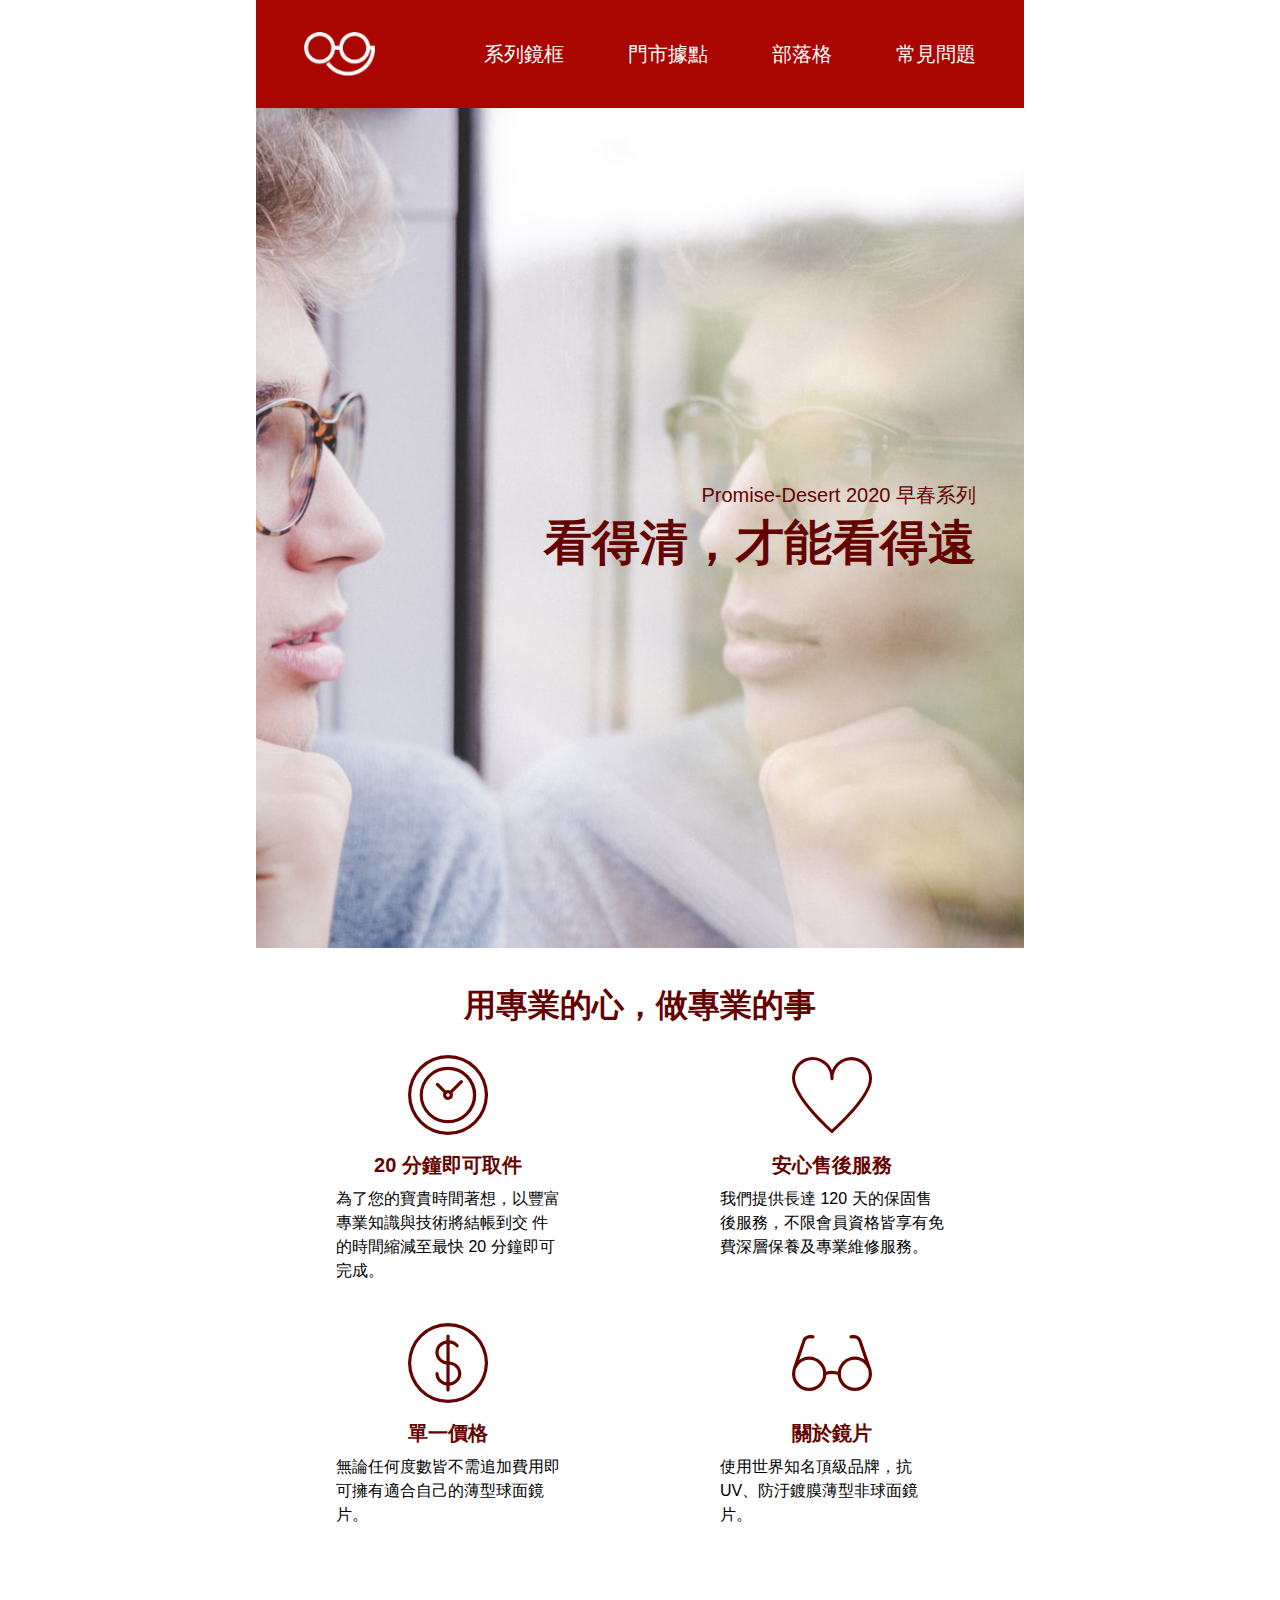
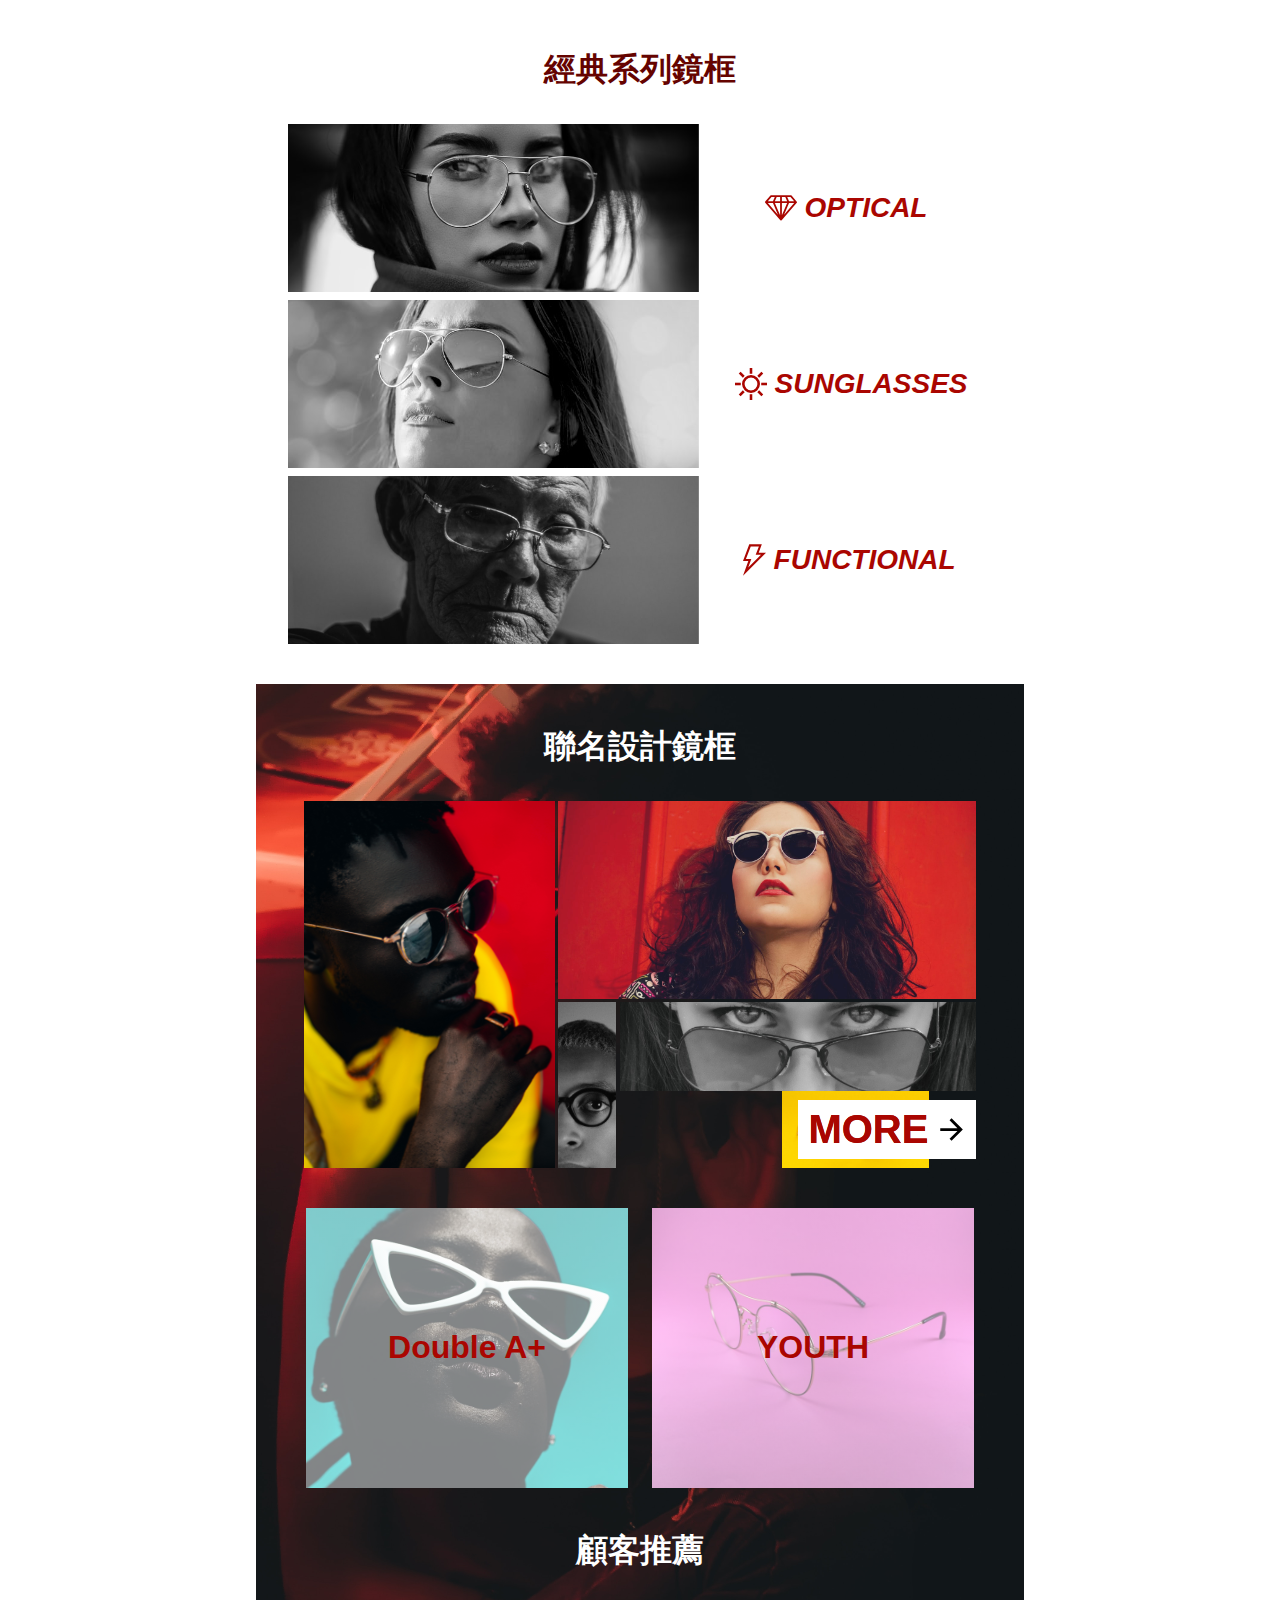
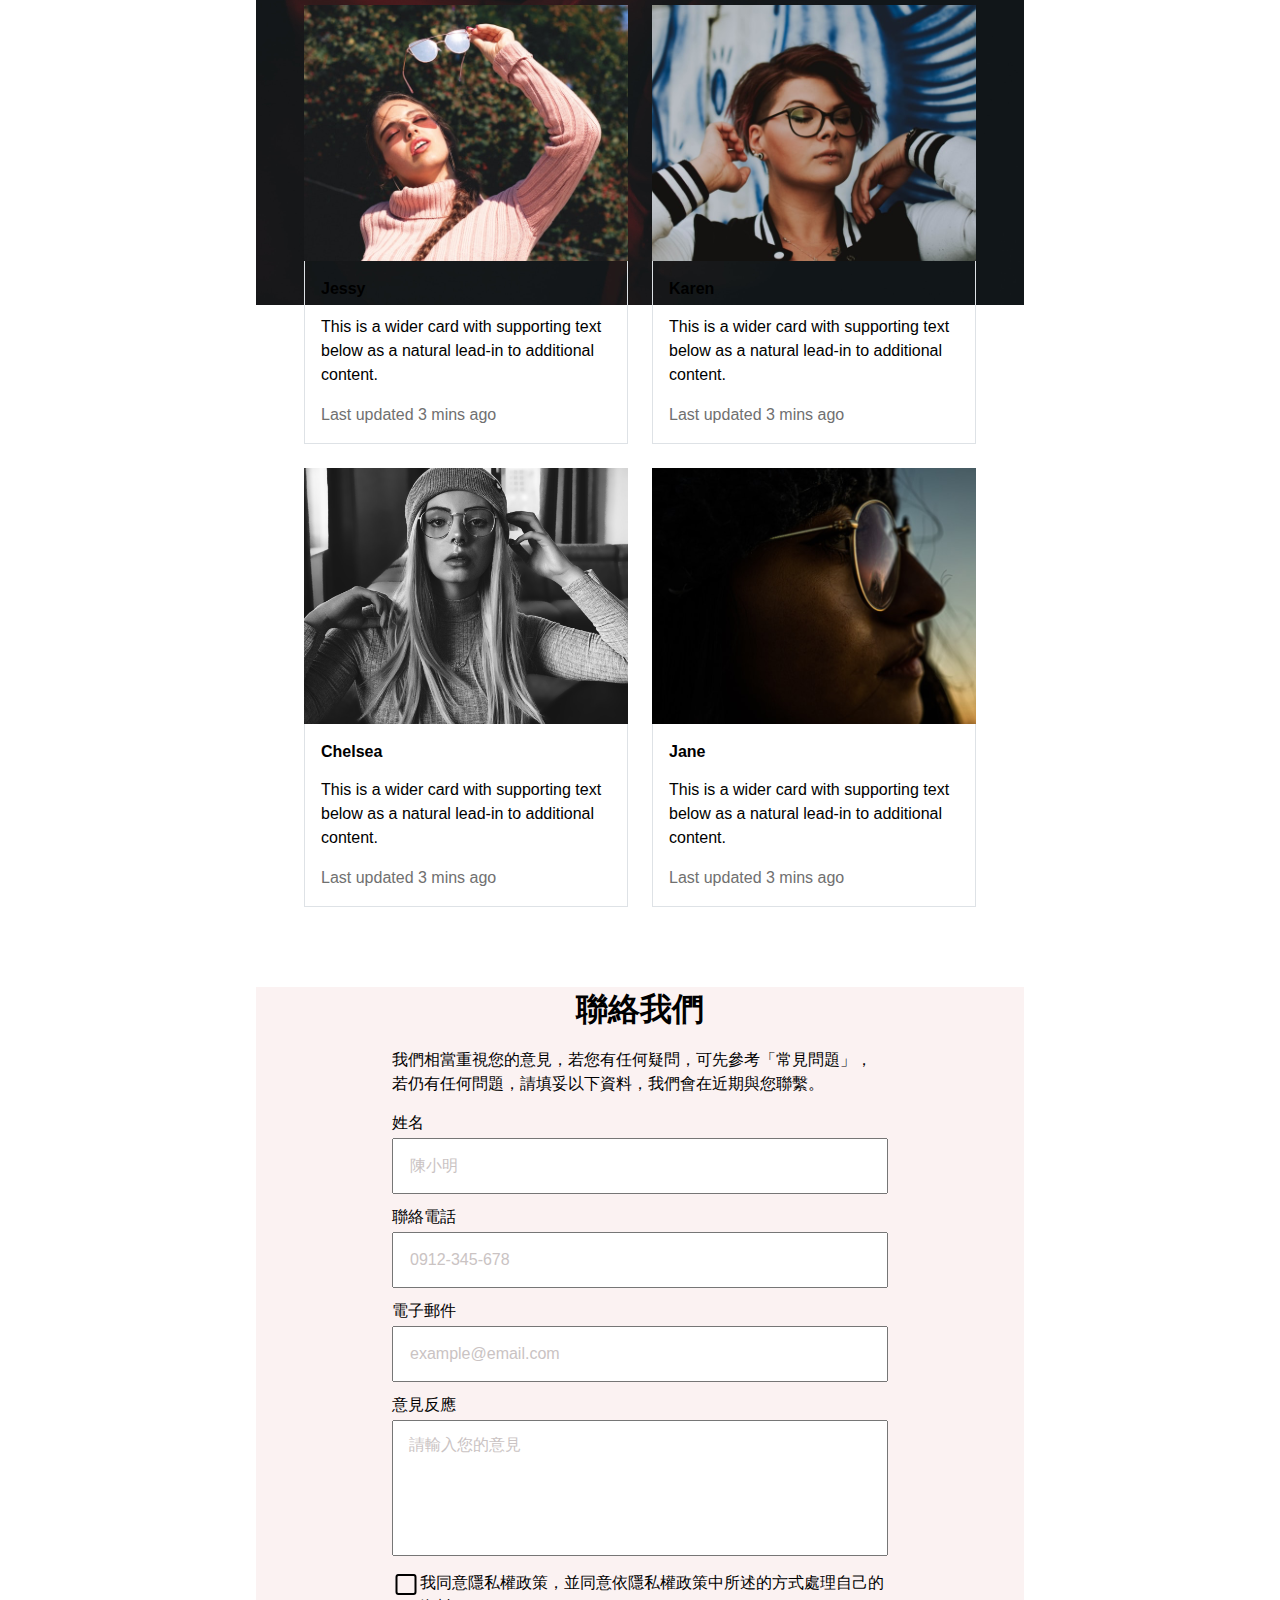
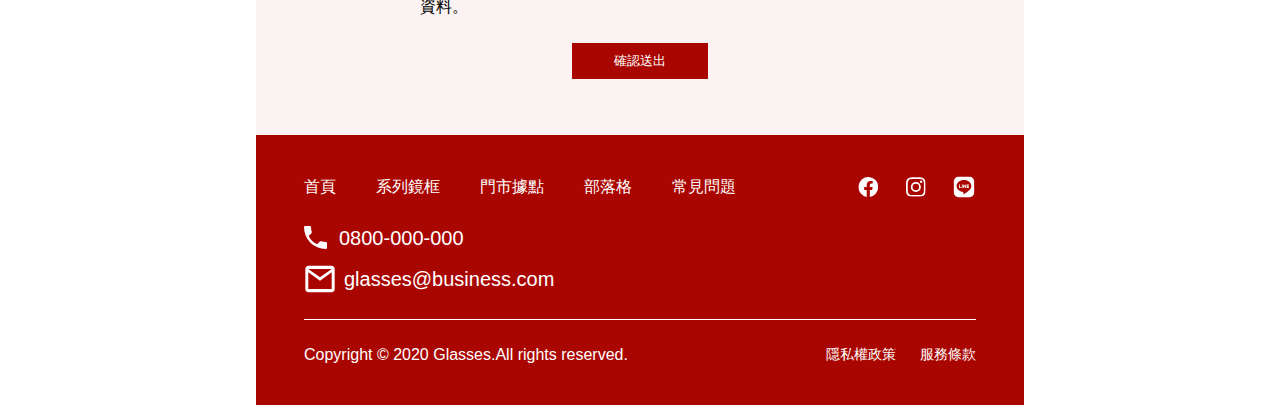
<file: index.html>
<!DOCTYPE html>
<html lang="en">
  <head>
    <meta charset="UTF-8" />
    <meta name="viewport" content="width=device-width, initial-scale=1.0" />
    <title>Glass Store</title>
    <link rel="stylesheet" href="./css/main.css" />
    <script src="https://ajax.googleapis.com/ajax/libs/jquery/3.4.1/jquery.min.js"></script>
  </head>
  <body>
    <div class="wrap">
      <div class="header">
        <div class="header-navigation">
          <a href="./index.html" class="btnToggle">
            <img src="./images/headerImg/btn_toggle_24px.svg" alt="BtnToggle" />
          </a>
          <div class="header-logo">
            <a href="#">
              <img src="./images/headerImg/logo.png" alt="logoImg" />
            </a>
          </div>
          <ul class="header-navigation-container">
            <li><a href="#">系列鏡框</a></li>
            <li><a href="#">門市據點</a></li>
            <li><a href="#">部落格</a></li>
            <li><a href="./question.html">常見問題</a></li>
          </ul>
        </div>
        <div class="header-container">
          <h2 class="header-subTitle">Promise-Desert 2020 早春系列</h2>
          <h1 class="header-mainTitle">看得清，才能看得遠</h1>
        </div>
      </div>
      <div class="introduction">
        <h2 class="title">用專業的心，做專業的事</h2>
        <ul class="introduction-list">
          <li class="introduction-item">
            <div class="introduction-item-img">
              <img src="./images/introductionImg/price.svg" alt="priceImage" />
            </div>
            <h3>單一價格</h3>
            <p>無論任何度數皆不需追加費用即可擁有適合自己的薄型球面鏡片。</p>
          </li>
          <li class="introduction-item">
            <div class="introduction-item-img">
              <img src="./images/introductionImg/min.svg" alt="clockImg" />
            </div>
            <h3>20 分鐘即可取件</h3>
            <p>
              為了您的寶貴時間著想，以豐富專業知識與技術將結帳到交
              件的時間縮減至最快 20 分鐘即可完成。
            </p>
          </li>
          <li class="introduction-item">
            <div class="introduction-item-img">
              <img src="./images/introductionImg/heart.svg" alt="heartImg" />
            </div>
            <h3>安心售後服務</h3>
            <p>
              我們提供長達 120
              天的保固售後服務，不限會員資格皆享有免費深層保養及專業維修服務。
            </p>
          </li>
          <li class="introduction-item">
            <div class="introduction-item-img">
              <img src="./images/introductionImg/glass.svg" alt="glassImg" />
            </div>
            <h3>關於鏡片</h3>
            <p>使用世界知名頂級品牌，抗UV、防汙鍍膜薄型非球面鏡片。</p>
          </li>
        </ul>
      </div>
      <div class="classicGlassFrame">
        <h2 class="title">經典系列鏡框</h2>
        <ul class="classicGlassFrame-list">
          <li class="classicGlassFrame-item">
            <img class="classicGlassFrame-item-img" alt="1_Bimg" />
            <div class="classicGlassFrame-text">
              <svg
                xmlns="http://www.w3.org/2000/svg"
                width="48"
                height="37.733"
                viewBox="0 0 48 37.733"
              >
                <defs>
                  <style></style>
                </defs>
                <path
                  class="a"
                  d="M48.733,19.7l.067-.067c0-.067.067-.067.067-.133a.065.065,0,0,1,.067-.067A.233.233,0,0,1,49,19.3v-.667c0-.067,0-.133-.067-.133,0-.067,0-.067-.067-.067,0-.067-.067-.067-.067-.133l-.067-.067a.065.065,0,0,0-.067-.067l-7.8-9.2a1.418,1.418,0,0,0-1-.467H10.133a1.418,1.418,0,0,0-1,.467l-7.8,9a.065.065,0,0,1-.067.067L1.2,18.1c0,.067-.067.067-.067.133a.065.065,0,0,1-.067.067A.233.233,0,0,1,1,18.433V19.1c0,.067,0,.133.067.133,0,.067,0,.067.067.067,0,.067.067.067.067.133l.067.067a.065.065,0,0,0,.067.067L24,45.833h0l.133.133.067.067h.067a.233.233,0,0,0,.133.067.065.065,0,0,1,.067.067c.067,0,.067,0,.133.067h.8c.067,0,.067,0,.133-.067A.065.065,0,0,0,25.6,46.1c.067,0,.067-.067.133-.067H25.8l.067-.067L26,45.833h0L48.667,19.567C48.667,19.7,48.733,19.7,48.733,19.7Zm-35.8.467,7.467,17.6L5.267,20.167Zm13.4,0H34.2L26.333,38.633ZM23.667,38.633,15.8,20.167h7.867Zm13.4-18.467h7.667L29.6,37.833ZM44.733,17.5H37.067l-2.733-6.333h4.933ZM34.2,17.5H26.333V11.167h5.133ZM23.667,11.167V17.5H15.8l2.733-6.333Zm-12.933,0h4.933L12.933,17.5H5.267Z"
                  transform="translate(-1 -8.5)"
                />
              </svg>
              <h2>OPTICAL</h2>
            </div>
          </li>
          <li class="classicGlassFrame-item">
            <img class="classicGlassFrame-item-img" alt="2_Bimg" />
            <div class="classicGlassFrame-text">
              <svg
                xmlns="http://www.w3.org/2000/svg"
                width="50"
                height="50"
                viewBox="0 0 50 50"
              >
                <defs>
                  <style></style>
                </defs>
                <path
                  class="b"
                  d="M25,38A13,13,0,1,0,12,25,13.015,13.015,0,0,0,25,38Zm0-24A11,11,0,1,1,14,25,11.013,11.013,0,0,1,25,14Z"
                />
                <rect
                  class="b"
                  width="2"
                  height="7"
                  transform="translate(24 1)"
                />
                <rect
                  class="b"
                  width="2"
                  height="7"
                  transform="translate(24 42)"
                />
                <rect
                  class="b"
                  width="7"
                  height="2"
                  transform="translate(42 24)"
                />
                <rect
                  class="b"
                  width="7"
                  height="2"
                  transform="translate(1 24)"
                />
                <rect
                  class="b"
                  width="7"
                  height="2"
                  transform="translate(36.315 12.274) rotate(-45)"
                />
                <rect
                  class="b"
                  width="7"
                  height="2"
                  transform="translate(7.321 41.265) rotate(-45)"
                />
                <rect
                  class="b"
                  width="2"
                  height="7"
                  transform="translate(36.313 37.727) rotate(-45)"
                />
                <rect
                  class="b"
                  width="2"
                  height="7"
                  transform="translate(7.322 8.736) rotate(-45)"
                />
              </svg>
              <h2>SUNGLASSES</h2>
            </div>
          </li>
          <li class="classicGlassFrame-item">
            <img class="classicGlassFrame-item-img" alt="3_Bimg" />
            <div class="classicGlassFrame-text">
              <svg
                xmlns="http://www.w3.org/2000/svg"
                width="35.2"
                height="48"
                viewBox="0 0 35.2 48"
              >
                <defs>
                  <style></style>
                </defs>
                <g transform="translate(-11 -9)">
                  <g transform="translate(11 9)">
                    <path
                      class="c"
                      d="M30.413,25H38.52L19,44.52,23.732,31.4H15.48l7.36-19.2H35.32L30.413,25ZM19.145,34.6H11L20.6,9H39.8L35,21.8H46.2L11,57l8.145-22.4Z"
                      transform="translate(-11 -9)"
                    />
                  </g>
                </g>
              </svg>
              <h2>FUNCTIONAL</h2>
            </div>
          </li>
        </ul>
      </div>
      <div class="container">
        <div class="coDesign">
          <h2 class="title">聯名設計鏡框</h2>
          <ul class="coDesign-list">
            <li class="coDesign-item">
              <img
                src="./images/coDesingImg/coDesign_p1.png"
                alt="coDesign_p1"
              />
            </li>
            <li class="coDesign-item">
              <img
                src="./images/coDesingImg/coDesign_p2_1.png"
                alt="coDesign_p2"
              />
              <div class="coDesign-item-sub">
                <img
                  src="./images/coDesingImg/coDesign_p2_2.png"
                  alt="coDesign_p2"
                />
                <div class="coDesign-item-inner">
                  <img
                    src="./images/coDesingImg/coDesign_p2_3.png"
                    alt="coDesign_p2_3"
                  />
                  <div class="moreBtn-area">
                    <a href="#">
                      <div class="moreBtn">
                        <div class="moreBtn-animation">
                          <p class="moreBtn-animation-a1">MORE</p>
                          <p class="moreBtn-animation-a2">MORE</p>
                          <p>MORE</p>
                        </div>
                        <svg
                          xmlns="http://www.w3.org/2000/svg"
                          width="48"
                          height="48"
                          viewBox="0 0 48 48"
                        >
                          <defs>
                            <style>
                              .arrow-svg {
                                fill: none;
                              }
                            </style>
                          </defs>
                          <path class="arrow-svg" d="M0,0H48V48H0Z" />
                          <path
                            d="M24,4,20.475,7.525,34.425,21.5H4v5H34.425L20.475,40.475,24,44,44,24Z"
                          />
                        </svg>
                      </div>
                    </a>
                  </div>
                </div>
              </div>
            </li>
            <li class="coDesign-item">
              <div class="coDesign-item-3">
                <h2>Double A+</h2>
              </div>
              <div class="coDesign-item-3">
                <h2>YOUTH</h2>
              </div>
            </li>
          </ul>
        </div>
        <div class="recommend">
          <h2 class="title">顧客推薦</h2>
          <ul class="recommend-list">
            <li class="recommend-item">
              <div class="recommend-item-img">
                <img src="./images/recommendImg/recom_1.png" alt="" />
              </div>
              <div class="recommend-item-descrip">
                <div class="emptySpace"></div>
                <h4>Jessy</h4>
                <p>
                  This is a wider card with supporting text below as a natural
                  lead-in to additional content.
                </p>
                <p class="updateInfo">Last updated 3 mins ago</p>
              </div>
            </li>
            <li class="recommend-item">
              <div class="recommend-item-img">
                <img src="./images/recommendImg/recom_2.png" alt="" />
              </div>
              <div class="recommend-item-descrip">
                <div class="emptySpace"></div>
                <h4>Karen</h4>
                <p>
                  This is a wider card with supporting text below as a natural
                  lead-in to additional content.
                </p>
                <p class="updateInfo">Last updated 3 mins ago</p>
              </div>
            </li>
            <li class="recommend-item">
              <div class="recommend-item-img">
                <img src="./images/recommendImg/recom_3.png" alt="" />
              </div>
              <div class="recommend-item-descrip">
                <div class="emptySpace"></div>
                <h4>Chelsea</h4>
                <p>
                  This is a wider card with supporting text below as a natural
                  lead-in to additional content.
                </p>
                <p class="updateInfo">Last updated 3 mins ago</p>
              </div>
            </li>
            <li class="recommend-item">
              <div class="recommend-item-img">
                <img src="./images/recommendImg/recom_4.png" alt="" />
              </div>
              <div class="recommend-item-descrip">
                <div class="emptySpace"></div>
                <h4>Jane</h4>
                <p>
                  This is a wider card with supporting text below as a natural
                  lead-in to additional content.
                </p>
                <p class="updateInfo">Last updated 3 mins ago</p>
              </div>
            </li>
          </ul>
        </div>
      </div>
      <div class="contact">
        <div class="contact-title">
          <h1>聯絡我們</h1>
          <p>
            我們相當重視您的意見，若您有任何疑問，可先參考「常見問題」，若仍有任何問題，請填妥以下資料，我們會在近期與您聯繫。
          </p>
        </div>
        <form action="#">
          <ul id="InputForm">
            <li class="inputArea">
              <p for="name">姓名</p>
              <input
                type="text"
                id="name"
                name="name"
                value=""
                placeholder="陳小明"
              />
            </li>
            <li class="inputArea">
              <p for="tel">聯絡電話</p>
              <input
                type="text"
                id="tel"
                name="tel"
                value=""
                placeholder="0912-345-678"
              />
            </li>
            <li class="inputArea">
              <p for="email">電子郵件</p>
              <input
                type="text"
                id="email"
                name="email"
                value=""
                placeholder="example@email.com"
              />
            </li>
            <li class="inputArea">
              <p for="opinion">意見反應</p>
              <textarea
                name="opinion"
                id="opinion"
                placeholder="請輸入您的意見"
              ></textarea>
            </li>
            <li class="checkArea">
              <input type="checkbox" />
              <p id="agree">
                我同意隱私權政策，並同意依隱私權政策中所述的方式處理自己的資料。
              </p>
            </li>
            <li class="submitArea">
              <input type="button" id="submit" value="確認送出" />
            </li>
          </ul>
        </form>
      </div>
      <div class="footer">
        <div class="footer-nav">
          <ul class="footer-nav-main">
            <li class="footer-nav-item"><a href="./index.html">首頁</a></li>
            <li class="footer-nav-item"><a href="#">系列鏡框</a></li>
            <li class="footer-nav-item"><a href="#">門市據點</a></li>
            <li class="footer-nav-item"><a href="#">部落格</a></li>
            <li class="footer-nav-item">
              <a href="./question.html">常見問題</a>
            </li>
          </ul>
          <ul class="footer-nav-media-list">
            <li class="footer-nav-media-item">
              <a href="#">
                <img src="./images/contactImg/icon_fb.svg" alt="FBImg" />
              </a>
            </li>
            <li class="footer-nav-media-item">
              <a href="#">
                <img src="./images/contactImg/icon_ig.svg" alt="IGImg" />
              </a>
            </li>
            <li class="footer-nav-media-item">
              <a href="#">
                <img src="./images/contactImg/icon_line.svg" alt="LINEImg" />
              </a>
            </li>
          </ul>
        </div>
        <ul class="footer-contact-list">
          <li class="footer-contact-item">
            <img src="./images/contactImg/icon_phone_48px.svg" alt="" />
            <a href="tel:+0800-000-000">0800-000-000</a>
          </li>
          <li class="footer-contact-item">
            <img src="./images/contactImg/icon_mail_outline_24px.svg" alt="" />
            <a href="mailto:glasses@business.com">glasses@business.com</a>
          </li>
        </ul>
        <div class="separate-line"></div>
        <div class="footer-copyright">
          <div class="footer-copyright-logo">
            <img src="./images/contactImg/footer_logo.png" alt="" />
            <p>Copyright © 2020 Glasses.All rights reserved.</p>
          </div>
          <ul class="footer-copyright-list">
            <li class="footer-copyright-item">
              <a href="#">隱私權政策</a>
            </li>
            <li class="footer-copyright-item">
              <a href="#">服務條款</a>
            </li>
          </ul>
          <a href="#" class="footer-logo-phone">
            <img
              src="./images/contactImg/footer_logo_phone.png"
              alt="logoImg"
            />
          </a>
        </div>
      </div>
    </div>
    <script src="./js/all.js"></script>
  </body>
</html>
</file>
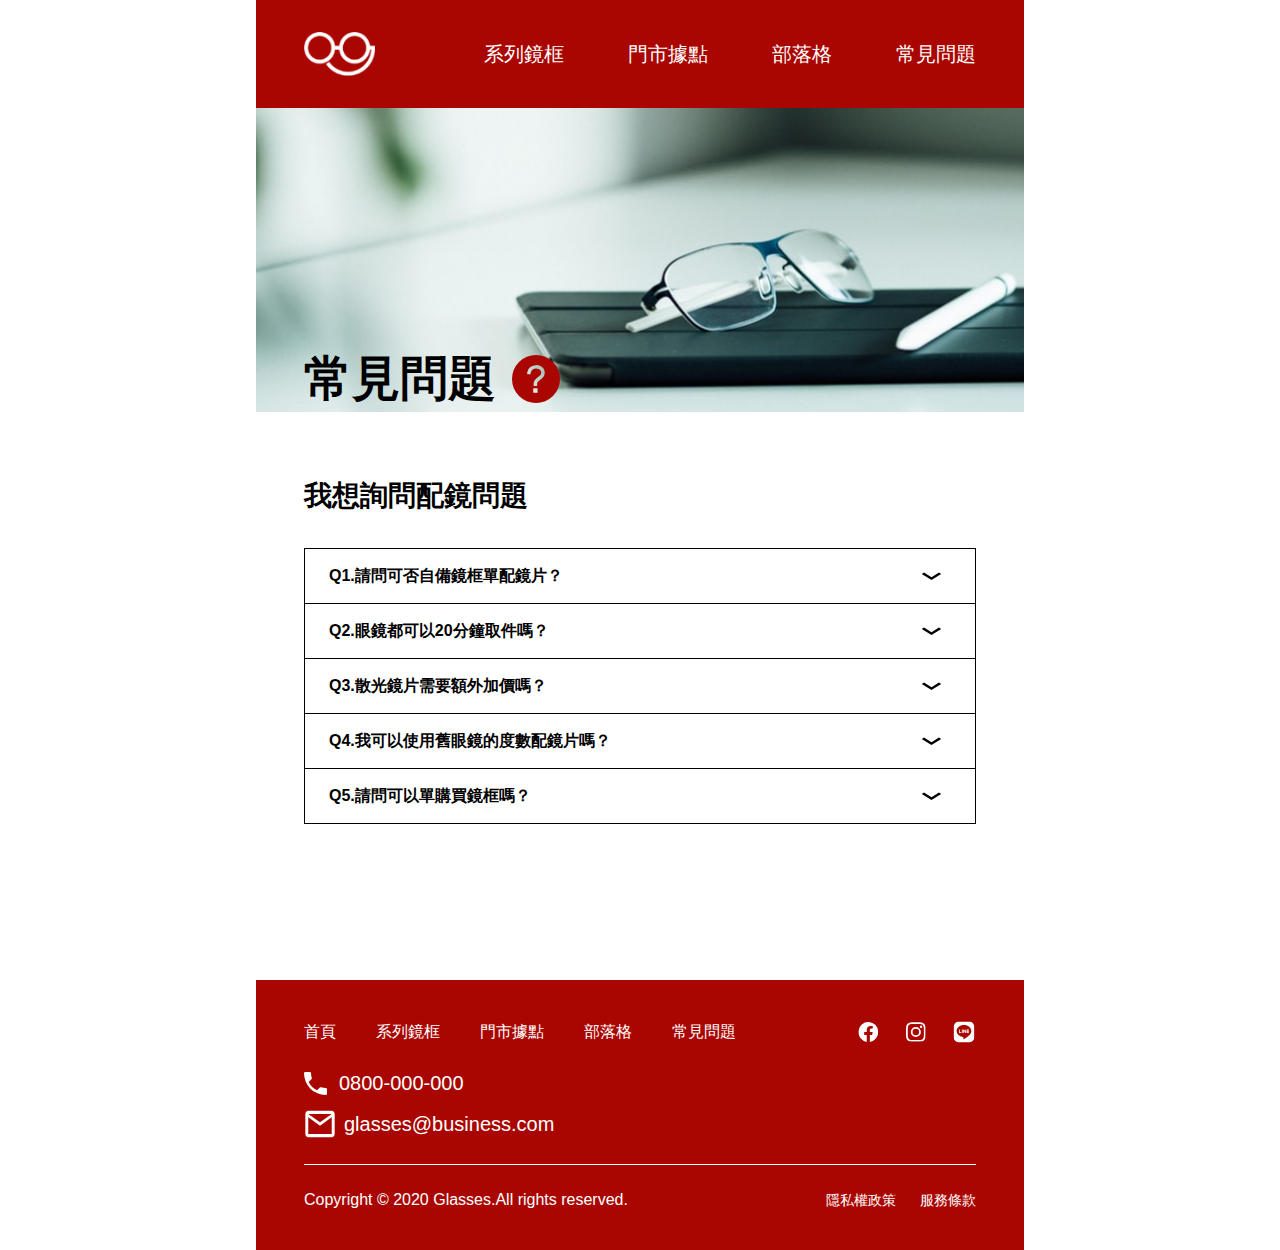
<file: question.html>
<!DOCTYPE html>
<html lang="en">
  <head>
    <meta charset="UTF-8" />
    <meta name="viewport" content="width=device-width, initial-scale=1.0" />
    <title>Question</title>
    <link rel="stylesheet" href="./css/question.css/main.css" />
    <script src="https://ajax.googleapis.com/ajax/libs/jquery/3.4.1/jquery.min.js"></script>
  </head>
  <body>
    <div class="wrap">
      <div class="header">
        <div class="header-navigation">
          <a href="#" class="btnToggle"
            ><img src="./images/headerImg/btn_toggle_24px.svg" alt="BtnToggle"
          /></a>
          <div class="header-logo">
            <a href="./index.html"
              ><img src="./images/headerImg/logo.png" alt="logoImg"
            /></a>
          </div>
          <ul class="header-navigation-container">
            <li><a href="#">系列鏡框</a></li>
            <li><a href="#">門市據點</a></li>
            <li><a href="#">部落格</a></li>
            <li><a href="#">常見問題</a></li>
          </ul>
        </div>
        <div class="header-container">
          <div class="title-container">
            <h1 class="header-mainTitle">常見問題</h1>
            <svg
              xmlns="http://www.w3.org/2000/svg"
              width="57.9"
              height="57.9"
              viewBox="0 0 57.9 57.9"
            >
              <defs>
                <style>
                  .a {
                    fill: none;
                  }

                  .b {
                    fill: #aa0601;
                  }
                </style>
              </defs>
              <g transform="translate(-64 -64)">
                <path
                  class="a"
                  d="M193.754,145.465a6.033,6.033,0,0,0-2.556-.455,5.554,5.554,0,0,0-3.516,1.155,4.878,4.878,0,0,0-1.935,3.344,4.82,4.82,0,0,0-.007.938.234.234,0,0,0,.234.21h1.659a.234.234,0,0,0,.234-.234,5.133,5.133,0,0,1,.063-.8,2.812,2.812,0,0,1,1.122-1.745,3.408,3.408,0,0,1,2.174-.671,4.108,4.108,0,0,1,1.589.241,2.431,2.431,0,0,1,1.677,2.22c0,1.406-.852,2.049-2.358,3.061a4.807,4.807,0,0,0-2.408,4.16v.859a.234.234,0,0,0,.234.234h1.719a.234.234,0,0,0,.234-.234v-.859a2.594,2.594,0,0,1,1.441-2.344c1.559-1.048,3.325-2.234,3.325-4.877A4.6,4.6,0,0,0,193.754,145.465Z"
                  transform="translate(-98.277 -64.313)"
                />
                <path
                  class="b"
                  d="M92.95,64A28.95,28.95,0,1,0,121.9,92.95,28.957,28.957,0,0,0,92.95,64Zm1.574,45.536H89.969a.387.387,0,0,1-.386-.387v-4.554a.387.387,0,0,1,.386-.388h4.555a.388.388,0,0,1,.386.388v4.554A.387.387,0,0,1,94.524,109.536Zm2.563-14.927c-2.444,1.641-2.78,3.144-2.78,4.523v1.659a.452.452,0,0,1-.452.452H90.538a.452.452,0,0,1-.452-.452V99.132c0-3.3,1.52-5.93,4.647-8.031,2.907-1.951,4.551-3.188,4.551-5.906,0-1.849-1.055-3.252-3.24-4.291a7.918,7.918,0,0,0-3.067-.466,6.58,6.58,0,0,0-4.2,1.3,5.4,5.4,0,0,0-2.162,3.376,9.908,9.908,0,0,0-.127,1.55.452.452,0,0,1-.452.452h-3.2a.452.452,0,0,1-.452-.406A9.3,9.3,0,0,1,82.4,84.9a9.436,9.436,0,0,1,3.735-6.453,10.751,10.751,0,0,1,6.785-2.229,11.818,11.818,0,0,1,4.934.878c3.65,1.736,5.656,4.614,5.656,8.1C103.5,90.3,100.1,92.587,97.087,94.609Z"
                />
              </g>
            </svg>
          </div>
        </div>
      </div>
      <div class="container">
        <div class="question-main">
          <h2>我想詢問配鏡問題</h2>
          <ul>
            <li class="question-item">
              <div class="question-item-main">
                <p>Q1.請問可否自備鏡框單配鏡片？</p>
                <svg
                  class="slidedownBtn"
                  xmlns="http://www.w3.org/2000/svg"
                  width="38.943"
                  height="24"
                  viewBox="0 0 38.943 24"
                >
                  <defs>
                    <style>
                      .a {
                        fill: none;
                      }
                    </style>
                  </defs>
                  <path
                    d="M8.288,7.84l7.448,4.58,7.448-4.58,2.288,1.41-9.736,6L6,9.25Z"
                    transform="translate(3.736 0.75)"
                  />
                  <path
                    class="a"
                    d="M0-.75H38.943v24H0Z"
                    transform="translate(0 0.75)"
                  />
                </svg>
              </div>
              <div class="question-item-slidedown">
                <p>
                  A1.我牌鏡框搭配薄型非球面鏡片1480元，搭配功能型鏡片則依鏡片種類加價購買。
                </p>
                <p>
                  當日購買JINS盒裝眼鏡，搭配薄型非球面鏡片980元(隔日後則為1480元)，搭配功能型鏡片則依鏡片種類加價購買。
                </p>
                <p class="arrangement">space</p>
                <p>
                  他牌鏡框，搭配薄型非球面鏡片1980元，搭配功能型鏡片則依鏡片種類加價購買。
                </p>
              </div>
            </li>
            <li class="question-item">
              <div class="question-item-main">
                <p>Q2.眼鏡都可以20分鐘取件嗎？</p>
                <svg
                  class="slidedownBtn"
                  xmlns="http://www.w3.org/2000/svg"
                  width="38.943"
                  height="24"
                  viewBox="0 0 38.943 24"
                >
                  <defs>
                    <style>
                      .a {
                        fill: none;
                      }
                    </style>
                  </defs>
                  <path
                    d="M8.288,7.84l7.448,4.58,7.448-4.58,2.288,1.41-9.736,6L6,9.25Z"
                    transform="translate(3.736 0.75)"
                  />
                  <path
                    class="a"
                    d="M0-.75H38.943v24H0Z"
                    transform="translate(0 0.75)"
                  />
                </svg>
              </div>
              <div class="question-item-slidedown">
                <p>
                  內容待更新
                </p>
                <p>
                  內容待更新
                </p>
                <p>
                  內容待更新
                </p>
              </div>
            </li>
            <li class="question-item">
              <div class="question-item-main">
                <p>Q3.散光鏡片需要額外加價嗎？</p>
                <svg
                  class="slidedownBtn"
                  xmlns="http://www.w3.org/2000/svg"
                  width="38.943"
                  height="24"
                  viewBox="0 0 38.943 24"
                >
                  <defs>
                    <style>
                      .a {
                        fill: none;
                      }
                    </style>
                  </defs>
                  <path
                    d="M8.288,7.84l7.448,4.58,7.448-4.58,2.288,1.41-9.736,6L6,9.25Z"
                    transform="translate(3.736 0.75)"
                  />
                  <path
                    class="a"
                    d="M0-.75H38.943v24H0Z"
                    transform="translate(0 0.75)"
                  />
                </svg>
              </div>
              <div class="question-item-slidedown">
                <p>
                  內容待更新
                </p>
                <p>
                  內容待更新
                </p>
                <p>
                  內容待更新
                </p>
              </div>
            </li>
            <li class="question-item">
              <div class="question-item-main">
                <p>Q4.我可以使用舊眼鏡的度數配鏡片嗎？</p>
                <svg
                  class="slidedownBtn"
                  xmlns="http://www.w3.org/2000/svg"
                  width="38.943"
                  height="24"
                  viewBox="0 0 38.943 24"
                >
                  <defs>
                    <style>
                      .a {
                        fill: none;
                      }
                    </style>
                  </defs>
                  <path
                    d="M8.288,7.84l7.448,4.58,7.448-4.58,2.288,1.41-9.736,6L6,9.25Z"
                    transform="translate(3.736 0.75)"
                  />
                  <path
                    class="a"
                    d="M0-.75H38.943v24H0Z"
                    transform="translate(0 0.75)"
                  />
                </svg>
              </div>
              <div class="question-item-slidedown">
                <p>
                  內容待更新
                </p>
                <p>
                  內容待更新
                </p>
                <p>
                  內容待更新
                </p>
              </div>
            </li>
            <li class="question-item">
              <div class="question-item-main">
                <p>Q5.請問可以單購買鏡框嗎？</p>
                <svg
                  class="slidedownBtn"
                  xmlns="http://www.w3.org/2000/svg"
                  width="38.943"
                  height="24"
                  viewBox="0 0 38.943 24"
                >
                  <defs>
                    <style>
                      .a {
                        fill: none;
                      }
                    </style>
                  </defs>
                  <path
                    d="M8.288,7.84l7.448,4.58,7.448-4.58,2.288,1.41-9.736,6L6,9.25Z"
                    transform="translate(3.736 0.75)"
                  />
                  <path
                    class="a"
                    d="M0-.75H38.943v24H0Z"
                    transform="translate(0 0.75)"
                  />
                </svg>
              </div>
              <div class="question-item-slidedown">
                <p>
                  內容待更新
                </p>
                <p>
                  內容待更新
                </p>
                <p>
                  內容待更新
                </p>
              </div>
            </li>
          </ul>
        </div>
      </div>
      <div class="footer">
        <div class="footer-nav">
          <ul class="footer-nav-main">
            <li class="footer-nav-item"><a href="./index.html">首頁</a></li>
            <li class="footer-nav-item"><a href="#">系列鏡框</a></li>
            <li class="footer-nav-item"><a href="#">門市據點</a></li>
            <li class="footer-nav-item"><a href="#">部落格</a></li>
            <li class="footer-nav-item">
              <a href="./question.html">常見問題</a>
            </li>
          </ul>
          <ul class="footer-nav-media-list">
            <li class="footer-nav-media-item">
              <a href="#"
                ><img src="./images/contactImg/icon_fb.svg" alt="FBImg"
              /></a>
            </li>
            <li class="footer-nav-media-item">
              <a href="#"
                ><img src="./images/contactImg/icon_ig.svg" alt="IGImg"
              /></a>
            </li>
            <li class="footer-nav-media-item">
              <a href="#"
                ><img src="./images/contactImg/icon_line.svg" alt="LINEImg"
              /></a>
            </li>
          </ul>
        </div>
        <ul class="footer-contact-list">
          <li class="footer-contact-item">
            <img src="./images/contactImg/icon_phone_48px.svg" alt="" /><a
              href="tel:+0800-000-000"
              >0800-000-000</a
            >
          </li>
          <li class="footer-contact-item">
            <img
              src="./images/contactImg/icon_mail_outline_24px.svg"
              alt=""
            /><a href="mailto:glasses@business.com">glasses@business.com</a>
          </li>
        </ul>
        <div class="separate-line"></div>
        <div class="footer-copyright">
          <div class="footer-copyright-logo">
            <img src="./images/contactImg/footer_logo.png" alt="" />
            <p>Copyright © 2020 Glasses.All rights reserved.</p>
          </div>
          <ul class="footer-copyright-list">
            <li class="footer-copyright-item"><a href="#">隱私權政策</a></li>
            <li class="footer-copyright-item"><a href="#">服務條款</a></li>
          </ul>
          <a href="#" class="footer-logo-phone"
            ><img src="./images/contactImg/footer_logo_phone.png" alt="logoImg"
          /></a>
        </div>
      </div>
    </div>
    <script src="./js/question.js"></script>
  </body>
</html>
</file>
<file: css/main.css>
/* @import './root.css'; */
@import './reset.css';
@import './commonUse.css';
@import './header.css';
@import './introduction.css';
@import './classicGlassFrame.css';
@import './container.css';
@import './contact.css';
@import './footer.css';

body {
    font-family: -apple-system, BlinkMacSystemFont, "Segoe UI", "Microsoft JhengHei", Roboto, "Helvetica Neue", Arial, sans-serif;
}

.wrap {
    max-width: 1920px;
    width: 100%;
    min-width: 375px;
    margin: 0 auto;
}

@media (max-width: 1560px) {
    .wrap {
        width: 768px;
    }
}

@media (max-width: 767px) {
    .wrap {
        width: 375px;
    }
}
</file>
<file: css/question.css/main.css>
@import '../reset.css';
@import '../header.css';
@import '../footer.css';

body {
    font-family: -apple-system, BlinkMacSystemFont, "Segoe UI", "Microsoft JhengHei", Roboto, "Helvetica Neue", Arial, sans-serif;
}

.wrap {
    max-width: 1920px;
    width: 100%;
    min-width: 375px;
    margin: 0 auto;
}

.header-container {
    background: url(../../images/questionImg/question_bg_img.png) no-repeat;
    height: 304px;
    padding-right: 0%;
    padding-left: 18.75%;
    flex-direction: row;
    justify-content: flex-start;
}

.title-container {
    display: flex;
    align-items: center;
}

.header-mainTitle {
    color: #000000;
}

.header-container svg {
    margin-left: 10.1px;
}

.container {
    padding-top: 24px;
    padding-bottom: 156px;
    display: flex;
    flex-direction: column;
    align-items: center;
}

.question-main {
    width: 1200px;
}

.question-main>h2 {
    font-size: 32px;
    line-height: 45px;
    font-weight: bolder;
    margin-bottom: 16px;
}

.question-item-main {
    border: 1px solid #000000;
    height: 72px;
    display: flex;
    justify-content: space-between;
    align-items: center;
}

.question-item:not(:first-child) .question-item-main {
    border-top: none;
}

.question-item-main>p {
    font-size: 20px;
    line-height: 28px;
    margin-left: 38px;
    font-weight: bolder;
}

.question-item-main>svg {
    margin-right: 39.75px;
    cursor: pointer;
}

.question-item-slidedown {
    border: 1px solid #000000;
    border-top: none;
    background-color: #F2F2F2;
    display: flex;
    flex-direction: column;
    padding-left: 38px;
    padding-top: 22px;
    padding-bottom: 22px;
    display: none;
}

.question-item-slidedown>p {
    font-size: 16px;
    line-height: 24px;
}

.arrangement {
    display: none;
}

@media (max-width: 1560px) {
    .wrap {
        width: 768px;
    }

    .header-container {
        background: url(../../images/questionImg/ipad/question_bg_img.png) no-repeat;
        padding-left: 6.25%;
    }

    .header-mainTitle {
        color: #000000;
        font-size: 48px;
        line-height: 67px;
    }

    .header-container svg {
        width: 48px;
        height: 48px;
        margin-left: 16px;
    }

    .question-main {
        width: 672px;
    }

    .question-main>h2 {
        font-size: 28px;
        line-height: 40px;
        margin-bottom: 32px;
    }

    .question-item-main {
        height: 54px;
    }

    .question-item-main>p {
        font-size: 16px;
        line-height: 22px;
        margin-left: 24px;
    }

    .question-item-main>svg {
        width: 38.99px;
        height: 24px;
        margin-right: 24.01px;
    }

    .question-item-slidedown {
        flex-direction: column;
        padding: 16px 24px;
    }

    .question-item-slidedown>p {
        font-size: 14px;
        line-height: 21px;
    }
}

@media (max-width: 767px) {
    .wrap {
        width: 375px;
    }

    .header-container {
        background: url(../../images/questionImg/phone/question_bg_img.png) no-repeat;
        padding-left: 2.93%;
        height: 143px;
    }

    .header-mainTitle {
        color: #000000;
        font-size: 28px;
        line-height: 40px;
    }

    .header-container svg {
        width: 24px;
        height: 24px;
        margin-left: 8px;
        background-color: #fff;
        border-radius: 50%;
    }

    .question-main {
        width: 352px;
    }

    .question-main>h2 {
        font-size: 20px;
        line-height: 28px;
        margin-bottom: 16px;
    }

    .question-item-main>p {
        margin-left: 16px;
    }

    .question-item-main>svg {
        margin-right: 8.01px;
    }

    .question-item-slidedown {
        padding: 16px;
    }

    .question-item:nth-child(1) .question-item-slidedown>p:nth-child(1)::after {
        content: '當日購買JINS盒裝眼鏡，搭配薄型非球面鏡片980元(隔日後則為1480元)，搭配功能型鏡片則依鏡片種類加價購買。';
    }

    .question-item:nth-child(1) .question-item-slidedown>p:nth-child(2) {
        display: none;
    }

    .arrangement {
        display: block;
        visibility: hidden;
    }
}

.slidedownBtn {
    transition-duration: 0.8s;
}

.animate {
    transform: rotate(180deg);
}
</file>
